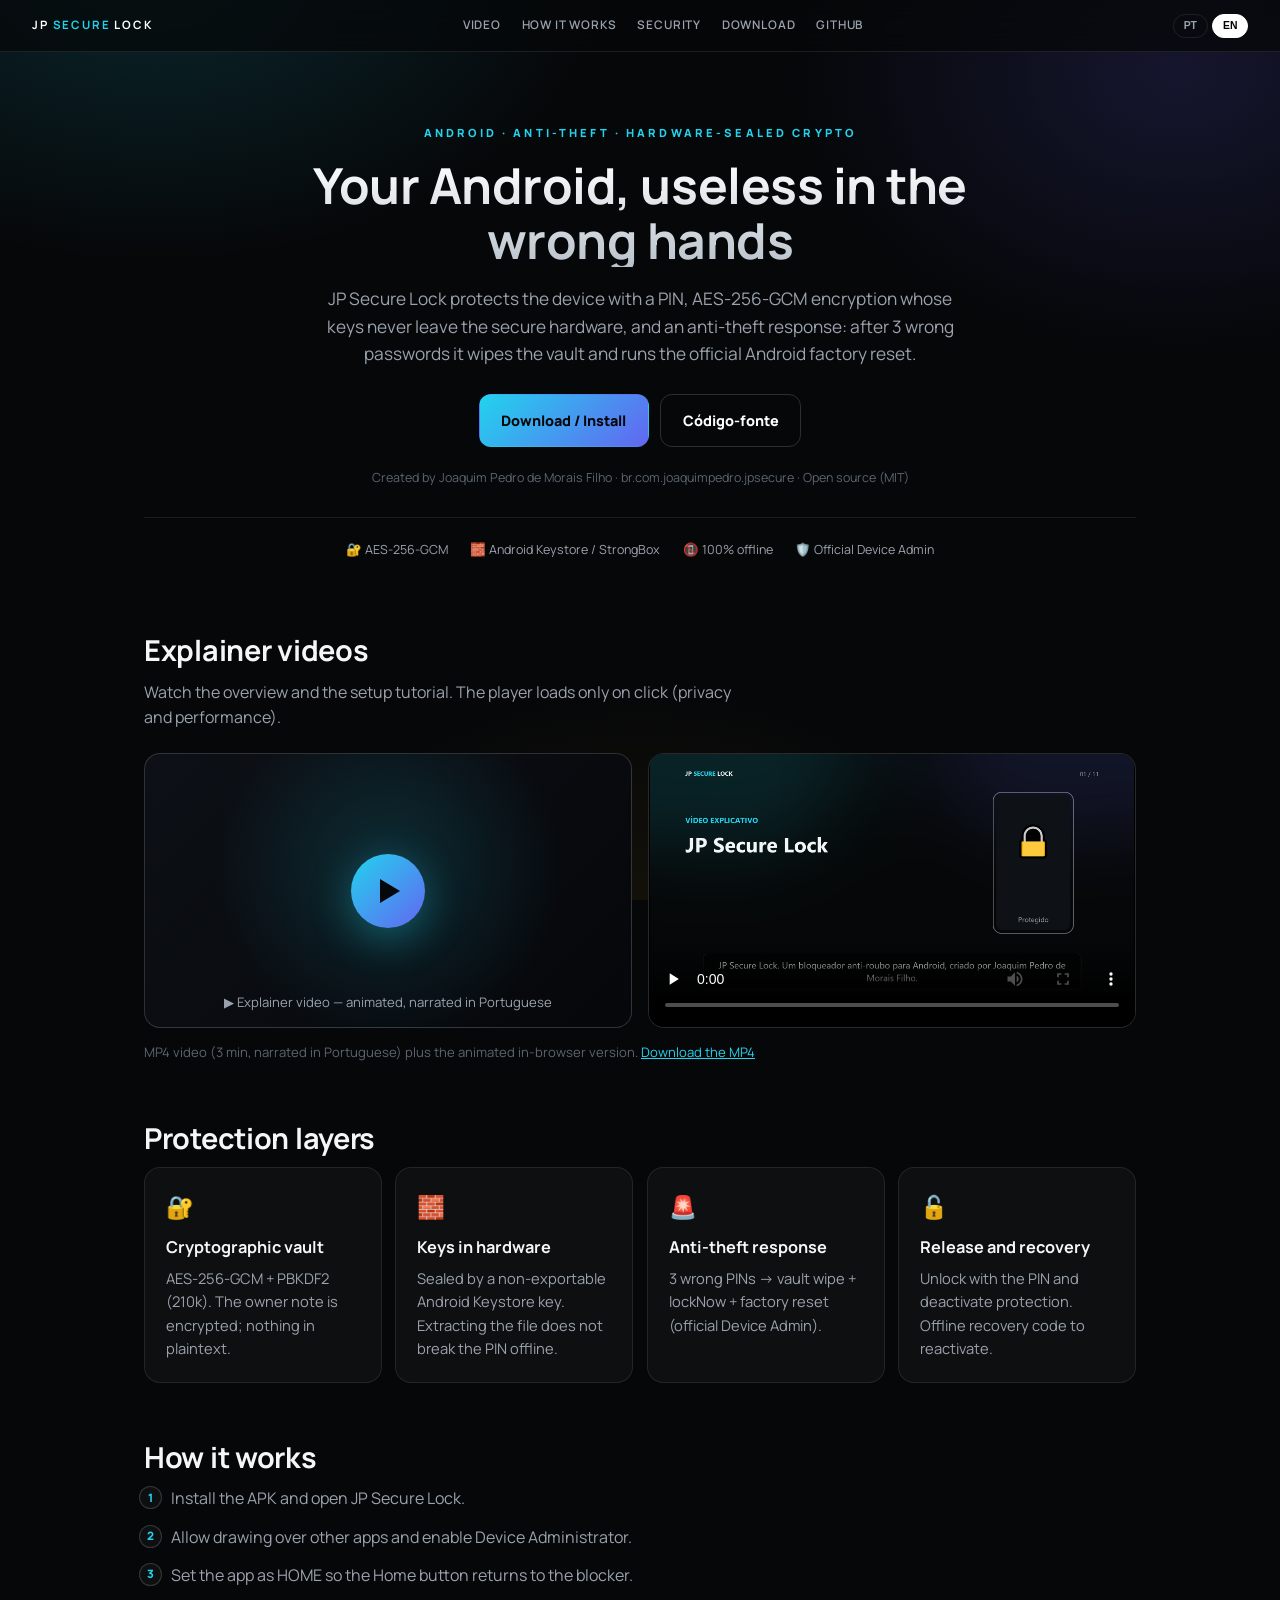
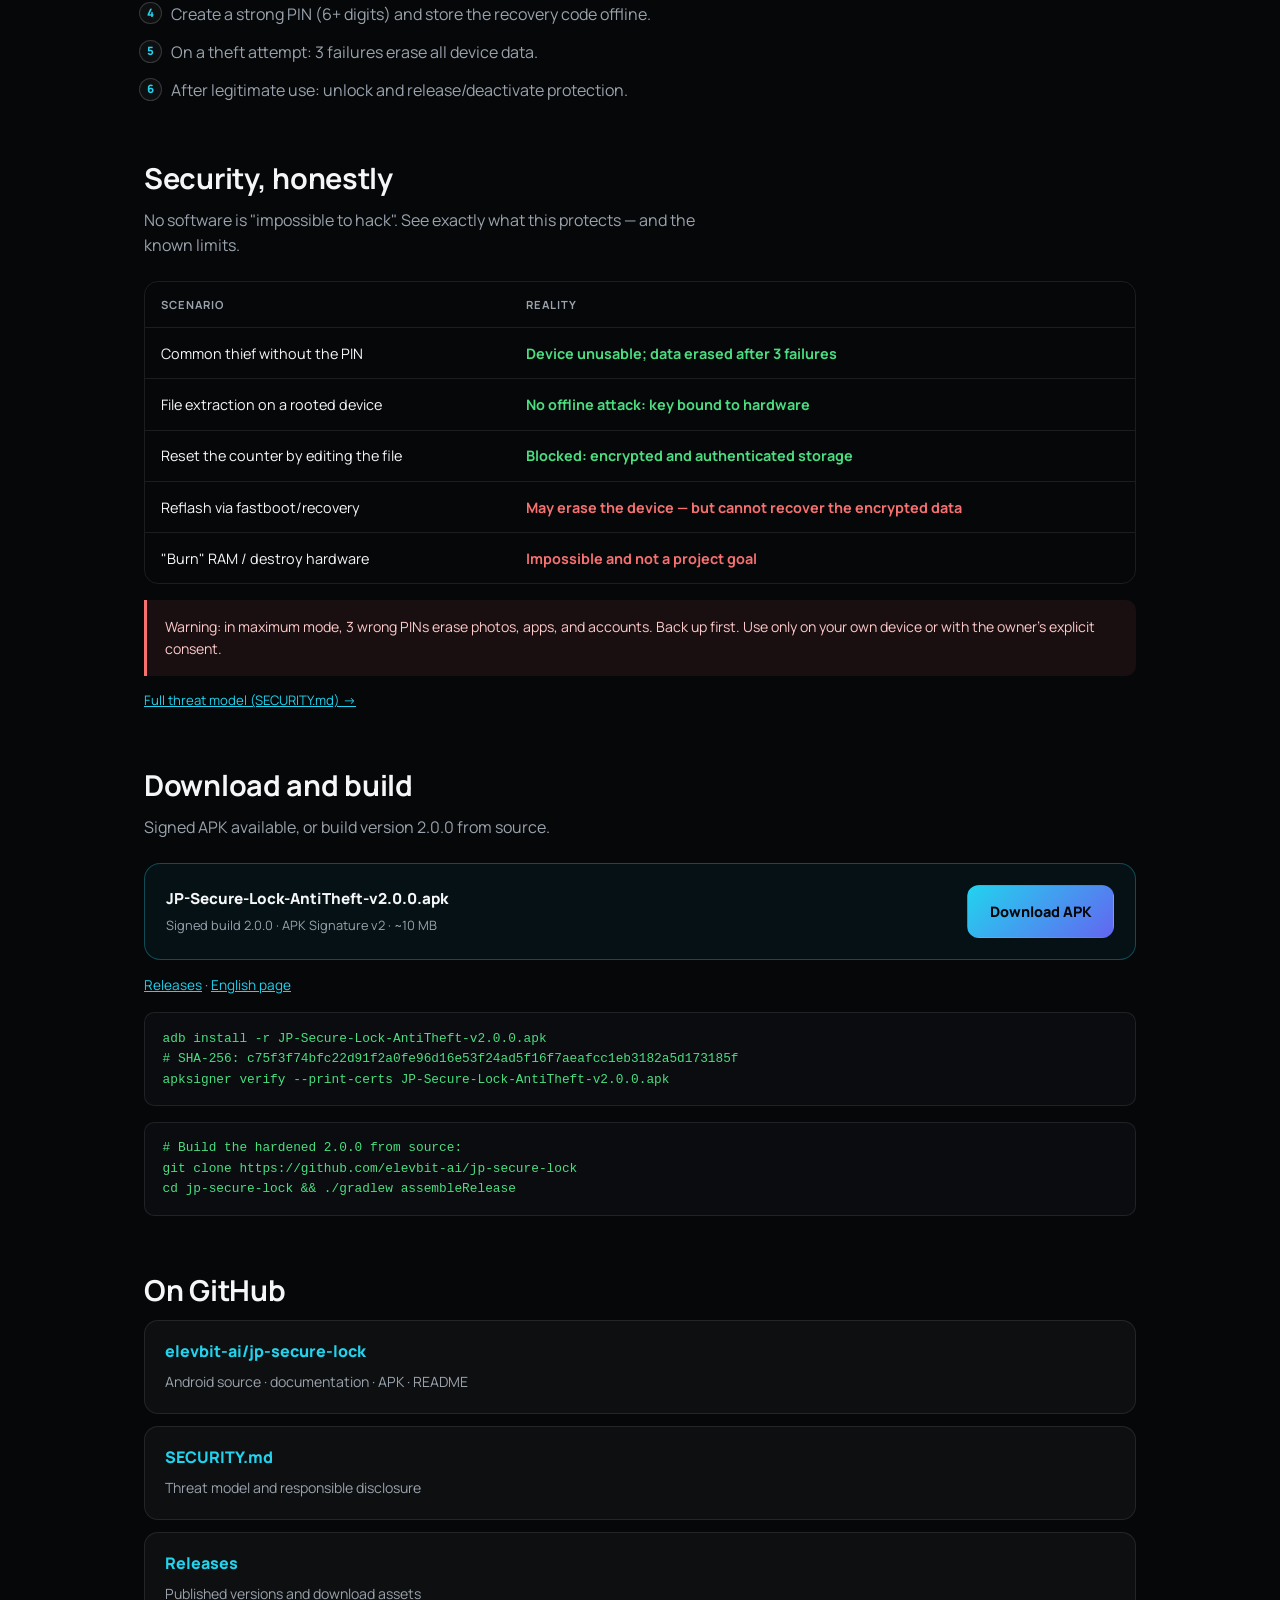
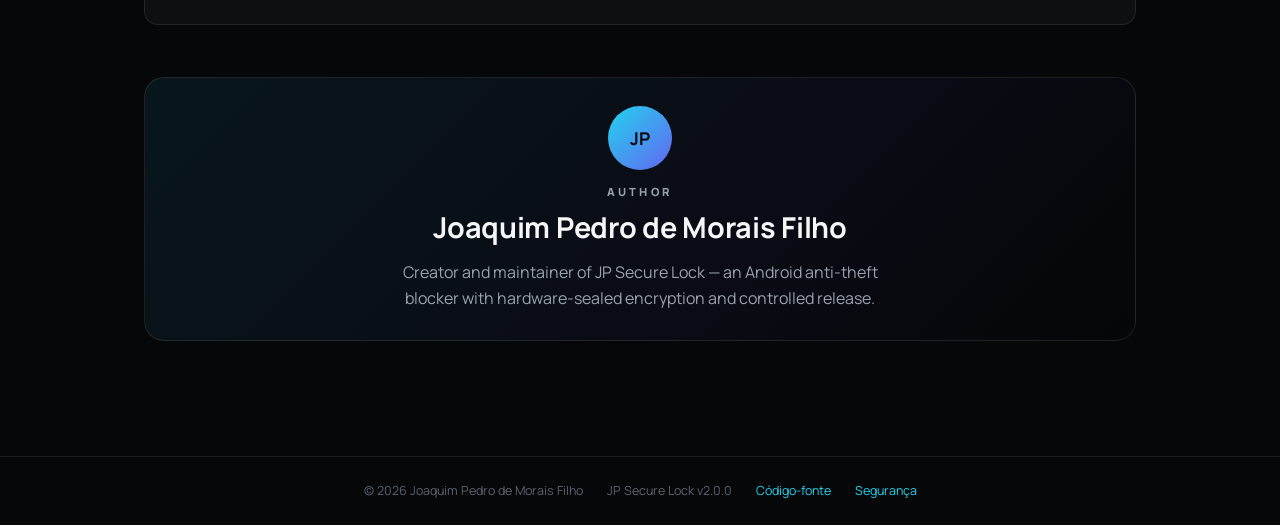
<file: index.html>
<!DOCTYPE html>
<html lang="pt-BR">
<head>
  <meta charset="UTF-8" />
  <meta name="viewport" content="width=device-width, initial-scale=1.0" />
  <meta name="description" content="JP Secure Lock — bloqueador anti-roubo Android com criptografia AES-256-GCM selada por hardware (Android Keystore) e factory reset após 3 PIN errados. Criado por Joaquim Pedro de Morais Filho." />
  <meta name="author" content="Joaquim Pedro de Morais Filho" />
  <meta name="theme-color" content="#060709" />
  <meta property="og:type" content="website" />
  <meta property="og:title" content="JP Secure Lock — Bloqueador Anti-Roubo Android" />
  <meta property="og:description" content="Criptografia AES-256-GCM selada por hardware · Device Admin · Wipe após 3 erros · Código aberto." />
  <meta property="og:url" content="https://elevbit-ai.github.io/jp-secure-lock/" />
  <title>JP Secure Lock | Bloqueador Anti-Roubo Android</title>
  <link rel="preconnect" href="https://fonts.googleapis.com" />
  <link rel="preconnect" href="https://fonts.gstatic.com" crossorigin />
  <link href="https://fonts.googleapis.com/css2?family=Manrope:wght@400;600;700;800&family=Syncopate:wght@700&display=swap" rel="stylesheet" />
  <link rel="stylesheet" href="styles.css" />
</head>
<body>
  <div class="mesh"></div>

  <header class="top">
    <a class="logo" href="#">JP <span>SECURE</span> LOCK</a>
    <nav>
      <a href="#video" data-i18n="nav_video">Vídeo</a>
      <a href="#como" data-i18n="nav_how">Como funciona</a>
      <a href="#seguranca" data-i18n="nav_sec">Segurança</a>
      <a href="#download" data-i18n="nav_dl">Download</a>
      <a href="https://github.com/elevbit-ai/jp-secure-lock" data-i18n="nav_gh">GitHub</a>
    </nav>
    <div class="lang">
      <button type="button" id="btn-pt" class="on" onclick="setLang('pt')">PT</button>
      <button type="button" id="btn-en" onclick="setLang('en')">EN</button>
    </div>
  </header>

  <main>
    <section class="hero">
      <p class="kicker" data-i18n="kicker">Android · Anti-Roubo · Cripto selada por hardware</p>
      <h1 data-i18n="hero_title">Seu Android, inutilizável nas mãos erradas</h1>
      <p class="lead" data-i18n="hero_lead">
        JP Secure Lock protege o aparelho com PIN, criptografia AES-256-GCM cujas chaves nunca
        saem do hardware seguro, e uma resposta anti-roubo: após 3 senhas erradas, apaga o cofre
        e executa o factory reset oficial do Android.
      </p>
      <div class="cta-row">
        <a class="btn primary" href="#download" data-i18n="cta_dl">Baixar / Instalar</a>
        <a class="btn ghost" href="https://github.com/elevbit-ai/jp-secure-lock" target="_blank" rel="noopener">Código-fonte</a>
      </div>
      <p class="meta" data-i18n="hero_meta">
        Criado por Joaquim Pedro de Morais Filho · br.com.joaquimpedro.jpsecure · Código aberto (MIT)
      </p>
      <div class="trust">
        <span data-i18n="t1">🔐 <b>AES-256-GCM</b></span>
        <span data-i18n="t2">🧱 <b>Android Keystore / StrongBox</b></span>
        <span data-i18n="t3">📵 <b>100% offline</b></span>
        <span data-i18n="t4">🛡️ <b>Device Admin oficial</b></span>
      </div>
    </section>

    <section id="video" class="block">
      <h2 data-i18n="video_title">Vídeos explicativos</h2>
      <p class="sub" data-i18n="video_sub">Assista à visão geral e ao tutorial de configuração. O player só carrega ao clicar (privacidade e performance).</p>
      <div class="video-grid">
        <div>
          <a class="video-embed" href="video.html" aria-label="Abrir o vídeo explicativo animado com narração">
            <div class="play" aria-hidden="true"></div>
            <div class="vlabel" data-i18n="video_1">▶ Vídeo explicativo — animado, com narração em português</div>
          </a>
        </div>
        <div>
          <video class="v-native" controls preload="none" poster="downloads/video-poster.jpg" aria-label="Vídeo explicativo em MP4">
            <source src="downloads/JP-Secure-Lock-Explicativo.mp4" type="video/mp4" />
          </video>
        </div>
      </div>
      <p class="video-note"><span data-i18n="video_note">Vídeo em MP4 (3 min, narrado em português) e a versão animada no navegador.</span> <a href="downloads/JP-Secure-Lock-Explicativo.mp4" download data-i18n="video_dl">Baixar o MP4</a></p>
    </section>

    <section class="block">
      <h2 data-i18n="feat_title">Camadas de proteção</h2>
      <div class="cards">
        <article class="card">
          <div class="ico">🔐</div>
          <h3 data-i18n="c1_t">Cofre criptográfico</h3>
          <p data-i18n="c1_b">AES-256-GCM + PBKDF2 (210k). A nota do dono é cifrada; nada em texto puro.</p>
        </article>
        <article class="card">
          <div class="ico">🧱</div>
          <h3 data-i18n="c2_t">Chaves no hardware</h3>
          <p data-i18n="c2_b">Selo por chave não exportável do Android Keystore. Extrair o arquivo não quebra o PIN offline.</p>
        </article>
        <article class="card">
          <div class="ico">🚨</div>
          <h3 data-i18n="c3_t">Resposta anti-roubo</h3>
          <p data-i18n="c3_b">3 PIN errados → wipe do cofre + lockNow + factory reset (Device Admin oficial).</p>
        </article>
        <article class="card">
          <div class="ico">🔓</div>
          <h3 data-i18n="c4_t">Liberação e recuperação</h3>
          <p data-i18n="c4_b">Libere com o PIN e desative a proteção. Código de recuperação offline para reativar.</p>
        </article>
      </div>
    </section>

    <section id="como" class="block">
      <h2 data-i18n="how_title">Como funciona</h2>
      <ol class="steps">
        <li data-i18n="s1"><strong>Instale</strong> o APK e abra o JP Secure Lock.</li>
        <li data-i18n="s2"><strong>Permita exibir sobre outros apps</strong> e ative o <strong>Administrador do dispositivo</strong>.</li>
        <li data-i18n="s3"><strong>Defina o app como HOME</strong> para o botão Início voltar ao bloqueador.</li>
        <li data-i18n="s4"><strong>Crie um PIN forte</strong> (6+ dígitos) e guarde o <strong>código de recuperação</strong> offline.</li>
        <li data-i18n="s5">Em tentativa de roubo: <strong>3 erros apagam todos os dados</strong> do aparelho.</li>
        <li data-i18n="s6">Após uso legítimo: desbloqueie e <strong>libere/desative</strong> a proteção.</li>
      </ol>
    </section>

    <section id="seguranca" class="block">
      <h2 data-i18n="sec_title">Segurança, com honestidade</h2>
      <p class="sub" data-i18n="sec_sub">Nenhum software é "impossível de hackear". Veja exatamente o que este protege — e os limites conhecidos.</p>
      <div class="table-wrap">
        <table>
          <thead>
            <tr><th data-i18n="th_item">Cenário</th><th data-i18n="th_real">Realidade</th></tr>
          </thead>
          <tbody>
            <tr><td data-i18n="r1a">Ladrão comum sem o PIN</td><td><span class="yes" data-i18n="r1b">Aparelho inutilizável; dados apagados após 3 erros</span></td></tr>
            <tr><td data-i18n="r2a">Extração do arquivo em aparelho com root</td><td><span class="yes" data-i18n="r2b">Sem ataque offline: chave presa ao hardware</span></td></tr>
            <tr><td data-i18n="r3a">Zerar o contador editando o arquivo</td><td><span class="yes" data-i18n="r3b">Bloqueado: armazenamento cifrado e autenticado</span></td></tr>
            <tr><td data-i18n="r4a">Reflash por fastboot/recovery</td><td><span class="no" data-i18n="r4b">Pode apagar o aparelho — mas não recupera os dados cifrados</span></td></tr>
            <tr><td data-i18n="r5a">"Queimar" RAM / destruir hardware</td><td><span class="no" data-i18n="r5b">Impossível e não é objetivo do projeto</span></td></tr>
          </tbody>
        </table>
      </div>
      <p class="warn" data-i18n="warn">Atenção: no modo máximo, 3 PIN errados apagam fotos, apps e contas. Faça backup. Use apenas no seu aparelho ou com consentimento explícito do dono.</p>
      <p class="video-note"><a href="https://github.com/elevbit-ai/jp-secure-lock/blob/main/SECURITY.md" data-i18n="sec_more">Modelo de ameaças completo (SECURITY.md) →</a></p>
    </section>

    <section id="download" class="block">
      <h2 data-i18n="dl_title">Download e build</h2>
      <p class="sub" data-i18n="dl_lead">APK assinado disponível, ou compile a versão 2.0.0 a partir do código.</p>
      <div class="dl-box">
        <div>
          <div class="file-name">JP-Secure-Lock-AntiTheft-v2.0.0.apk</div>
          <div class="file-sub" data-i18n="dl_sub">Build assinada 2.0.0 · APK Signature v2 · ~10 MB</div>
        </div>
        <a class="btn primary" href="downloads/JP-Secure-Lock-AntiTheft-v2.0.0.apk" download data-i18n="cta_dl2">Baixar APK</a>
      </div>
      <p class="alt-dl">
        <a href="https://github.com/elevbit-ai/jp-secure-lock/releases" data-i18n="dl_rel">Releases</a> ·
        <a href="en/index.html">English page</a>
      </p>
      <pre class="code" data-i18n="dl_code">adb install -r JP-Secure-Lock-AntiTheft-v2.0.0.apk
# SHA-256: c75f3f74bfc22d91f2a0fe96d16e53f24ad5f16f7aeafcc1eb3182a5d173185f
apksigner verify --print-certs JP-Secure-Lock-AntiTheft-v2.0.0.apk</pre>
      <pre class="code" data-i18n="dl_build"># Compilar a versão 2.0.0 (endurecida) do código:
git clone https://github.com/elevbit-ai/jp-secure-lock
cd jp-secure-lock && ./gradlew assembleRelease</pre>
    </section>

    <section class="block">
      <h2 data-i18n="gh_title">No GitHub</h2>
      <div class="repo-grid">
        <a class="repo" href="https://github.com/elevbit-ai/jp-secure-lock" target="_blank" rel="noopener">
          <span class="repo-name">elevbit-ai/jp-secure-lock</span>
          <span class="repo-desc" data-i18n="repo1">Código-fonte Android · documentação · APK · README</span>
        </a>
        <a class="repo" href="https://github.com/elevbit-ai/jp-secure-lock/blob/main/SECURITY.md" target="_blank" rel="noopener">
          <span class="repo-name">SECURITY.md</span>
          <span class="repo-desc" data-i18n="repo2">Modelo de ameaças e divulgação responsável</span>
        </a>
        <a class="repo" href="https://github.com/elevbit-ai/jp-secure-lock/releases" target="_blank" rel="noopener">
          <span class="repo-name">Releases</span>
          <span class="repo-desc" data-i18n="repo3">Versões publicadas e assets de download</span>
        </a>
      </div>
    </section>

    <section class="author block">
      <div class="avatar" aria-hidden="true">JP</div>
      <p class="kicker" data-i18n="author_k">Autor</p>
      <h2>Joaquim Pedro de Morais Filho</h2>
      <p data-i18n="author_b">Criador e mantenedor do JP Secure Lock — bloqueador anti-roubo para Android com criptografia selada por hardware e liberação controlada.</p>
    </section>
  </main>

  <footer>
    <span>© 2026 Joaquim Pedro de Morais Filho</span>
    <span>JP Secure Lock v2.0.0</span>
    <a href="https://github.com/elevbit-ai/jp-secure-lock">Código-fonte</a>
    <a href="https://github.com/elevbit-ai/jp-secure-lock/blob/main/SECURITY.md">Segurança</a>
  </footer>

  <script src="i18n.js"></script>
</body>
</html>
</file>
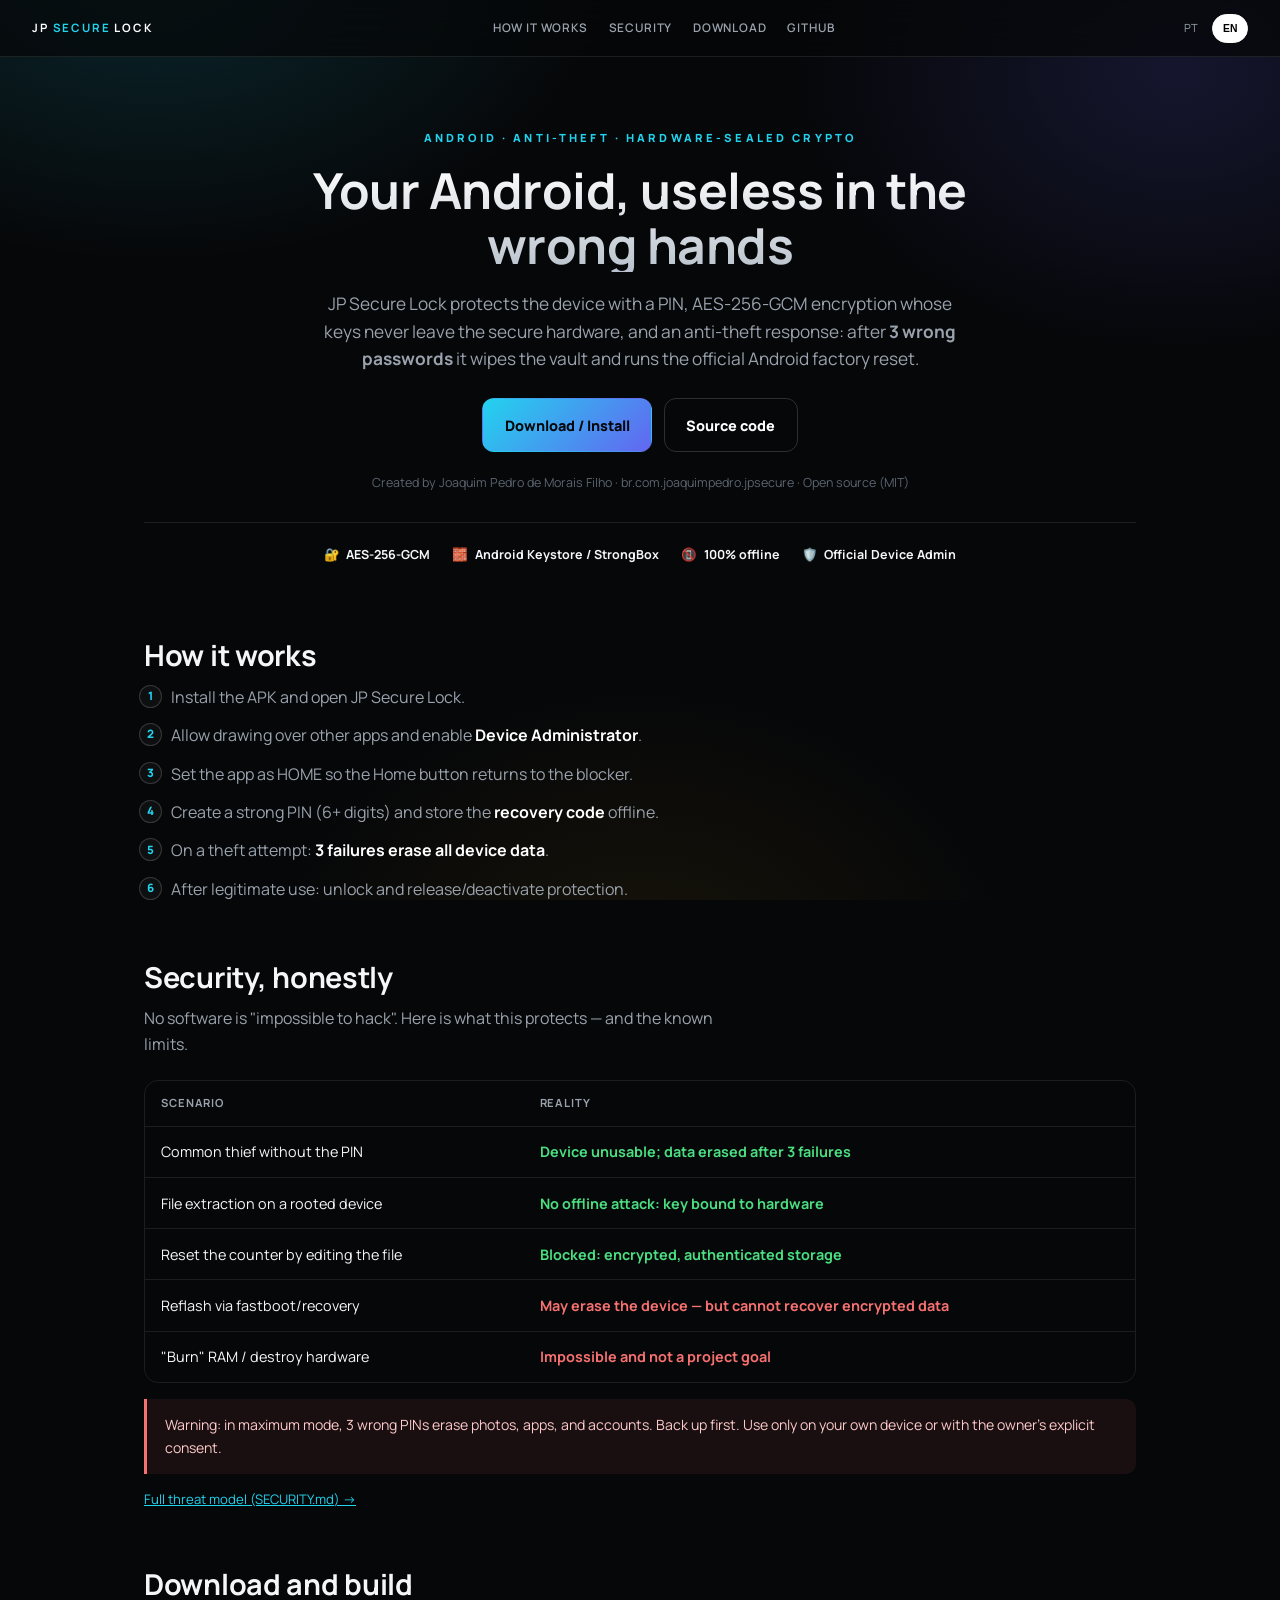
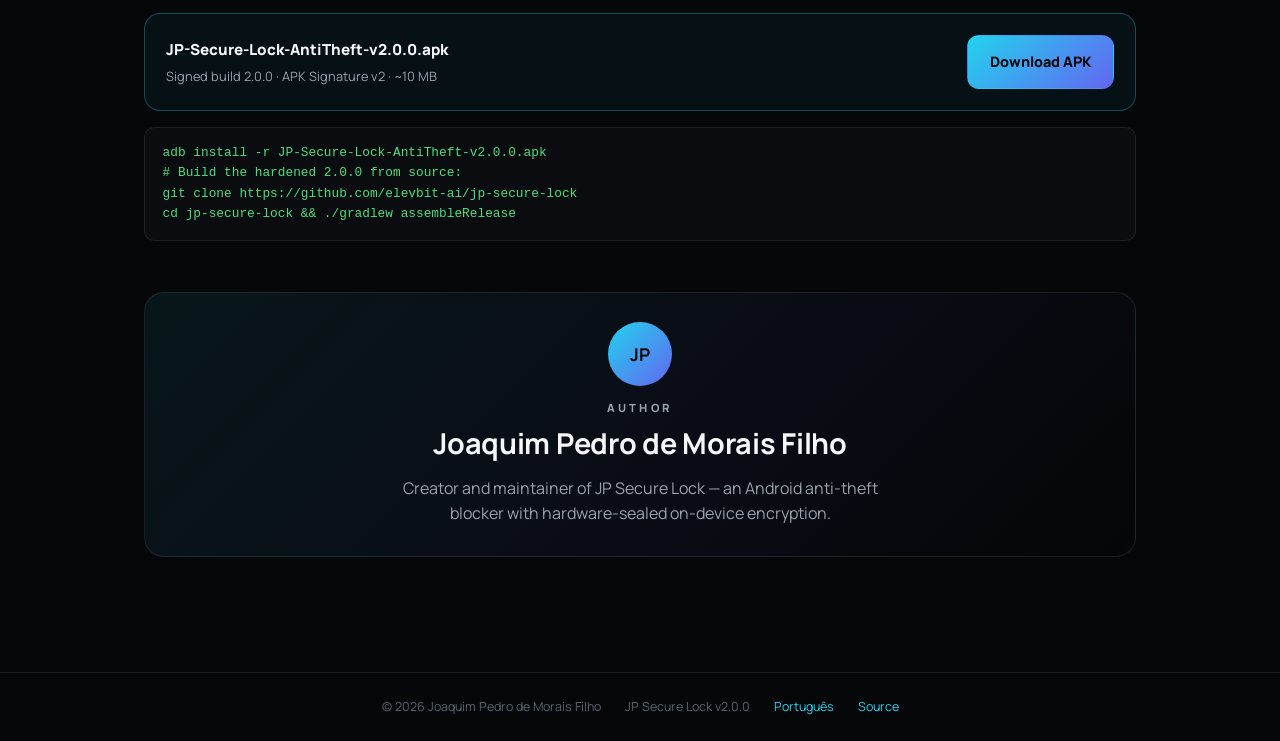
<file: en/index.html>
<!DOCTYPE html>
<html lang="en">
<head>
  <meta charset="UTF-8" />
  <meta name="viewport" content="width=device-width, initial-scale=1.0" />
  <meta name="description" content="JP Secure Lock — Android anti-theft blocker with hardware-sealed AES-256-GCM encryption. By Joaquim Pedro de Morais Filho." />
  <meta name="author" content="Joaquim Pedro de Morais Filho" />
  <meta name="theme-color" content="#060709" />
  <title>JP Secure Lock | Android Anti-Theft Blocker</title>
  <link rel="preconnect" href="https://fonts.googleapis.com" />
  <link rel="preconnect" href="https://fonts.gstatic.com" crossorigin />
  <link href="https://fonts.googleapis.com/css2?family=Manrope:wght@400;600;700;800&family=Syncopate:wght@700&display=swap" rel="stylesheet" />
  <link rel="stylesheet" href="../styles.css" />
</head>
<body>
  <div class="mesh"></div>
  <header class="top">
    <a class="logo" href="../index.html">JP <span>SECURE</span> LOCK</a>
    <nav>
      <a href="#how">How it works</a>
      <a href="#security">Security</a>
      <a href="#download">Download</a>
      <a href="https://github.com/elevbit-ai/jp-secure-lock">GitHub</a>
    </nav>
    <div class="lang">
      <a href="../index.html" style="color:var(--muted);font-size:.7rem;text-decoration:none;padding:.35rem .6rem">PT</a>
      <button type="button" class="on">EN</button>
    </div>
  </header>
  <main>
    <section class="hero">
      <p class="kicker">Android · Anti-Theft · Hardware-sealed crypto</p>
      <h1>Your Android, useless in the wrong hands</h1>
      <p class="lead">
        JP Secure Lock protects the device with a PIN, AES-256-GCM encryption whose keys never
        leave the secure hardware, and an anti-theft response: after <strong>3 wrong passwords</strong>
        it wipes the vault and runs the official Android factory reset.
      </p>
      <div class="cta-row">
        <a class="btn primary" href="#download">Download / Install</a>
        <a class="btn ghost" href="https://github.com/elevbit-ai/jp-secure-lock" target="_blank" rel="noopener">Source code</a>
      </div>
      <p class="meta">Created by Joaquim Pedro de Morais Filho · br.com.joaquimpedro.jpsecure · Open source (MIT)</p>
      <div class="trust">
        <span>🔐 <b>AES-256-GCM</b></span>
        <span>🧱 <b>Android Keystore / StrongBox</b></span>
        <span>📵 <b>100% offline</b></span>
        <span>🛡️ <b>Official Device Admin</b></span>
      </div>
    </section>

    <section id="how" class="block">
      <h2>How it works</h2>
      <ol class="steps">
        <li>Install the APK and open JP Secure Lock.</li>
        <li>Allow drawing over other apps and enable <strong>Device Administrator</strong>.</li>
        <li>Set the app as HOME so the Home button returns to the blocker.</li>
        <li>Create a strong PIN (6+ digits) and store the <strong>recovery code</strong> offline.</li>
        <li>On a theft attempt: <strong>3 failures erase all device data</strong>.</li>
        <li>After legitimate use: unlock and release/deactivate protection.</li>
      </ol>
    </section>

    <section id="security" class="block">
      <h2>Security, honestly</h2>
      <p class="sub">No software is "impossible to hack". Here is what this protects — and the known limits.</p>
      <div class="table-wrap">
        <table>
          <thead><tr><th>Scenario</th><th>Reality</th></tr></thead>
          <tbody>
            <tr><td>Common thief without the PIN</td><td><span class="yes">Device unusable; data erased after 3 failures</span></td></tr>
            <tr><td>File extraction on a rooted device</td><td><span class="yes">No offline attack: key bound to hardware</span></td></tr>
            <tr><td>Reset the counter by editing the file</td><td><span class="yes">Blocked: encrypted, authenticated storage</span></td></tr>
            <tr><td>Reflash via fastboot/recovery</td><td><span class="no">May erase the device — but cannot recover encrypted data</span></td></tr>
            <tr><td>"Burn" RAM / destroy hardware</td><td><span class="no">Impossible and not a project goal</span></td></tr>
          </tbody>
        </table>
      </div>
      <p class="warn">Warning: in maximum mode, 3 wrong PINs erase photos, apps, and accounts. Back up first. Use only on your own device or with the owner’s explicit consent.</p>
      <p class="video-note"><a href="https://github.com/elevbit-ai/jp-secure-lock/blob/main/SECURITY.md">Full threat model (SECURITY.md) →</a></p>
    </section>

    <section id="download" class="block">
      <h2>Download and build</h2>
      <div class="dl-box">
        <div>
          <div class="file-name">JP-Secure-Lock-AntiTheft-v2.0.0.apk</div>
          <div class="file-sub">Signed build 2.0.0 · APK Signature v2 · ~10 MB</div>
        </div>
        <a class="btn primary" href="../downloads/JP-Secure-Lock-AntiTheft-v2.0.0.apk" download>Download APK</a>
      </div>
      <pre class="code">adb install -r JP-Secure-Lock-AntiTheft-v2.0.0.apk
# Build the hardened 2.0.0 from source:
git clone https://github.com/elevbit-ai/jp-secure-lock
cd jp-secure-lock && ./gradlew assembleRelease</pre>
    </section>

    <section class="author block">
      <div class="avatar" aria-hidden="true">JP</div>
      <p class="kicker">Author</p>
      <h2>Joaquim Pedro de Morais Filho</h2>
      <p>Creator and maintainer of JP Secure Lock — an Android anti-theft blocker with hardware-sealed on-device encryption.</p>
    </section>
  </main>
  <footer>
    <span>© 2026 Joaquim Pedro de Morais Filho</span>
    <span>JP Secure Lock v2.0.0</span>
    <a href="../index.html">Português</a>
    <a href="https://github.com/elevbit-ai/jp-secure-lock">Source</a>
  </footer>
</body>
</html>
</file>
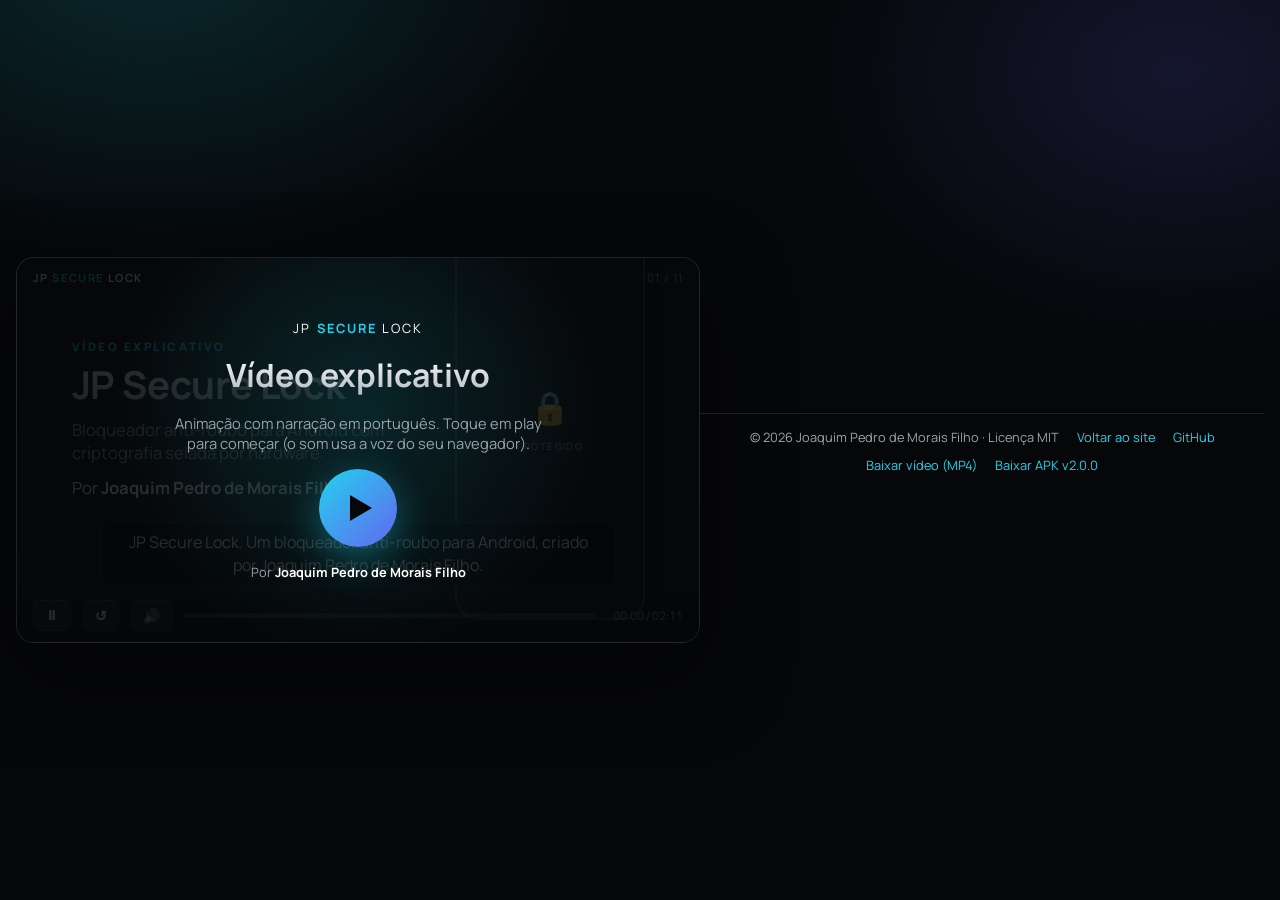
<file: video.html>
<!DOCTYPE html>
<html lang="pt-BR">
<head>
<meta charset="UTF-8" />
<meta name="viewport" content="width=device-width, initial-scale=1.0" />
<meta name="description" content="Vídeo explicativo do JP Secure Lock — bloqueador anti-roubo Android. Criado por Joaquim Pedro de Morais Filho." />
<meta name="author" content="Joaquim Pedro de Morais Filho" />
<meta name="theme-color" content="#060709" />
<title>JP Secure Lock — Vídeo explicativo</title>
<link rel="preconnect" href="https://fonts.googleapis.com" />
<link rel="preconnect" href="https://fonts.gstatic.com" crossorigin />
<link href="https://fonts.googleapis.com/css2?family=Manrope:wght@400;600;700;800&family=Syncopate:wght@700&display=swap" rel="stylesheet" />
<style>
  :root{
    --bg:#060709; --panel:#0c0e12; --border:rgba(255,255,255,.1); --text:#f4f6f8;
    --muted:#9aa3ad; --brand:#22d3ee; --brand2:#6366f1; --gold:#eab308;
    --danger:#f87171; --ok:#4ade80;
    --font:'Manrope',system-ui,-apple-system,Segoe UI,Roboto,sans-serif;
    --display:'Syncopate',var(--font);
  }
  *{box-sizing:border-box;margin:0;padding:0}
  html,body{height:100%}
  body{
    font-family:var(--font); background:var(--bg); color:var(--text);
    display:flex; align-items:center; justify-content:center; padding:16px; min-height:100vh;
  }
  .mesh{position:fixed;inset:0;z-index:-1;pointer-events:none;background:
    radial-gradient(60vw 40vw at 12% -5%,rgba(34,211,238,.16),transparent 60%),
    radial-gradient(55vw 40vw at 92% 8%,rgba(99,102,241,.16),transparent 55%),var(--bg);}

  .player{width:min(920px,100%);border:1px solid var(--border);border-radius:18px;overflow:hidden;
    background:linear-gradient(180deg,#0b0d11,#070809);box-shadow:0 30px 80px rgba(0,0,0,.5)}
  .stage{position:relative;aspect-ratio:16/9;overflow:hidden;background:
    radial-gradient(circle at 50% 30%,rgba(34,211,238,.10),transparent 60%),#070809}

  /* progress + top bar */
  .topbar{position:absolute;top:0;left:0;right:0;z-index:6;display:flex;align-items:center;gap:10px;
    padding:12px 16px;font-size:.72rem;color:var(--muted);letter-spacing:.12em;text-transform:uppercase}
  .topbar .brand{font-family:var(--display);color:#fff;font-weight:700;font-size:.7rem}
  .topbar .brand b{color:var(--brand)}
  .topbar .sceneno{margin-left:auto}

  /* scenes */
  .scene{position:absolute;inset:0;display:flex;align-items:center;justify-content:center;gap:5%;
    padding:7% 8% 16%;opacity:0;transform:translateY(14px) scale(.99);
    transition:opacity .6s ease,transform .6s ease;pointer-events:none}
  .scene.active{opacity:1;transform:none}
  .left{flex:1;min-width:0}
  .kick{color:var(--brand);font-size:.72rem;font-weight:800;letter-spacing:.22em;text-transform:uppercase;margin-bottom:10px}
  .scene h1{font-size:clamp(1.3rem,3.6vw,2.4rem);line-height:1.1;letter-spacing:-.01em;margin-bottom:12px;
    background:linear-gradient(180deg,#fff,#b9c2cc);-webkit-background-clip:text;background-clip:text;color:transparent}
  .scene p{color:var(--muted);font-size:clamp(.85rem,1.6vw,1.05rem);max-width:34ch}
  .scene .big{font-size:clamp(1.4rem,4vw,2.6rem);font-weight:800;color:#fff;margin:6px 0}

  /* phone mock */
  .phone{width:clamp(120px,17vw,190px);aspect-ratio:9/19;border-radius:24px;border:2px solid rgba(255,255,255,.18);
    background:#0a0c11;position:relative;flex:0 0 auto;box-shadow:0 20px 50px rgba(0,0,0,.5);overflow:hidden}
  .phone::before{content:"";position:absolute;top:8px;left:50%;transform:translateX(-50%);width:34%;height:5px;border-radius:6px;background:rgba(255,255,255,.2)}
  .screen{position:absolute;inset:8px;border-radius:16px;overflow:hidden;background:linear-gradient(180deg,#0e1117,#0a0c11);
    display:flex;flex-direction:column;align-items:center;justify-content:center;gap:10px;text-align:center;padding:10px}
  .lock-ico{font-size:2rem}
  .dots{display:flex;gap:7px}
  .dots i{width:9px;height:9px;border-radius:50%;background:rgba(255,255,255,.18);transition:background .3s}
  .dots i.on{background:var(--brand)}
  .dots i.bad{background:var(--danger)}
  .scr-title{font-size:.62rem;letter-spacing:.14em;text-transform:uppercase;color:var(--muted)}
  .bars{width:80%;display:flex;flex-direction:column;gap:6px}
  .bars span{height:6px;border-radius:4px;background:linear-gradient(90deg,var(--danger),transparent);animation:sweep 1.2s linear infinite}
  @keyframes sweep{0%{opacity:.3}50%{opacity:1}100%{opacity:.3}}
  .shield{font-size:2rem}
  .keytag{font-size:.55rem;color:var(--ok);border:1px solid rgba(74,222,128,.4);border-radius:20px;padding:3px 8px}
  .layers{display:flex;flex-direction:column;gap:8px;width:90%}
  .layers div{border:1px solid var(--border);border-radius:10px;padding:8px;font-size:.58rem;color:var(--muted);background:rgba(255,255,255,.03)}
  .reccode{font-family:ui-monospace,Consolas,monospace;color:var(--gold);font-size:.7rem;letter-spacing:.06em;border:1px dashed rgba(234,179,8,.5);border-radius:8px;padding:6px 8px}
  .steps{list-style:none;display:flex;flex-direction:column;gap:7px;margin-top:6px}
  .steps li{color:var(--muted);font-size:clamp(.75rem,1.5vw,.95rem);display:flex;gap:8px;align-items:flex-start}
  .steps li b{color:var(--brand)}
  .links{display:flex;flex-direction:column;gap:8px;margin-top:6px}
  .links a{color:var(--text);text-decoration:none;font-size:clamp(.72rem,1.5vw,.92rem);border:1px solid var(--border);
    border-radius:10px;padding:8px 12px;display:flex;gap:8px;align-items:center;background:rgba(255,255,255,.03);word-break:break-all}
  .links a b{color:var(--brand)}
  .sha{color:var(--muted);font-size:.62rem;font-family:ui-monospace,Consolas,monospace;word-break:break-all;margin-top:6px}
  .warnrow{margin-top:12px;color:#fecaca;font-size:.8rem;border-left:3px solid var(--danger);padding-left:10px}

  /* caption bar */
  .cc{position:absolute;left:0;right:0;bottom:56px;z-index:6;display:flex;justify-content:center;padding:0 8%}
  .cc span{background:rgba(0,0,0,.55);backdrop-filter:blur(6px);border:1px solid var(--border);border-radius:10px;
    padding:8px 14px;font-size:clamp(.8rem,1.7vw,1rem);color:#fff;max-width:90%;text-align:center;line-height:1.45}

  /* controls */
  .controls{position:absolute;left:0;right:0;bottom:0;z-index:7;display:flex;align-items:center;gap:12px;
    padding:10px 16px;background:linear-gradient(0deg,rgba(0,0,0,.6),transparent)}
  .bar{flex:1;height:5px;border-radius:4px;background:rgba(255,255,255,.15);overflow:hidden}
  .bar i{display:block;height:100%;width:0;background:linear-gradient(90deg,var(--brand),var(--brand2));transition:width .25s linear}
  .cbtn{background:rgba(255,255,255,.08);border:1px solid var(--border);color:#fff;border-radius:8px;cursor:pointer;
    font-size:.85rem;padding:7px 11px;font-weight:700;transition:background .15s}
  .cbtn:hover{background:rgba(255,255,255,.16)}
  .tcode{color:var(--muted);font-size:.72rem;min-width:74px;text-align:right;font-variant-numeric:tabular-nums}

  /* big play overlay */
  .startcover{position:absolute;inset:0;z-index:9;display:flex;flex-direction:column;align-items:center;justify-content:center;gap:16px;
    background:radial-gradient(circle at 50% 40%,rgba(34,211,238,.14),transparent 60%),rgba(6,7,9,.86);text-align:center;padding:8%}
  .startcover.hidden{display:none}
  .startcover .plogo{font-family:var(--display);letter-spacing:.16em;color:#fff;font-size:.8rem}
  .startcover .plogo b{color:var(--brand)}
  .startcover h2{font-size:clamp(1.3rem,3.5vw,2rem);background:linear-gradient(180deg,#fff,#aeb7c1);-webkit-background-clip:text;background-clip:text;color:transparent}
  .startcover p{color:var(--muted);max-width:44ch;font-size:.92rem}
  .playbtn{width:78px;height:78px;border-radius:50%;border:0;cursor:pointer;
    background:linear-gradient(135deg,var(--brand),var(--brand2));display:grid;place-items:center;box-shadow:0 12px 40px rgba(34,211,238,.4)}
  .playbtn::after{content:"";border-style:solid;border-width:13px 0 13px 22px;border-color:transparent transparent transparent #05070a;margin-left:5px}
  .byline{color:var(--muted);font-size:.8rem}
  .byline b{color:#fff}

  .under{display:flex;flex-wrap:wrap;gap:10px 18px;justify-content:center;align-items:center;padding:14px 16px;color:var(--muted);font-size:.8rem;border-top:1px solid var(--border)}
  .under a{color:var(--brand);text-decoration:none}
  @media(max-width:620px){
    .phone{display:none}
    .scene{padding:12% 8% 20%}
    .cc{bottom:52px}
  }
  @media(prefers-reduced-motion:reduce){*{transition:none!important;animation:none!important}}
</style>
</head>
<body>
<div class="mesh"></div>

<div class="player">
  <div class="stage" id="stage">
    <div class="topbar">
      <span class="brand">JP <b>SECURE</b> LOCK</span>
      <span id="sceneno" class="sceneno">01 / 11</span>
    </div>

    <!-- SCENES -->
    <div class="scene" data-narr="JP Secure Lock. Um bloqueador anti-roubo para Android, criado por Joaquim Pedro de Morais Filho.">
      <div class="left">
        <div class="kick">Vídeo explicativo</div>
        <h1>JP Secure Lock</h1>
        <p>Bloqueador anti-roubo para Android com criptografia selada por hardware.</p>
        <p style="margin-top:12px;color:#fff">Por <b>Joaquim Pedro de Morais Filho</b></p>
      </div>
      <div class="phone"><div class="screen"><div class="lock-ico">🔒</div><div class="scr-title">Protegido</div></div></div>
    </div>

    <div class="scene" data-narr="O objetivo é simples: tornar o seu celular inútil nas mãos erradas. Sem o PIN correto, o aparelho não é usado — e, em caso de roubo, os seus dados são apagados.">
      <div class="left">
        <div class="kick">O objetivo</div>
        <h1>Seu Android, inútil nas mãos erradas</h1>
        <p>Sem o PIN correto, o aparelho não funciona. Em caso de roubo, os dados são apagados — protegendo a sua privacidade.</p>
      </div>
      <div class="phone"><div class="screen"><div class="lock-ico">🚫</div><div class="scr-title">Sem PIN, sem acesso</div></div></div>
    </div>

    <div class="scene" data-narr="A proteção tem três camadas independentes que trabalham juntas.">
      <div class="left">
        <div class="kick">Como funciona</div>
        <h1>Três camadas de proteção</h1>
        <p>Cada camada funciona sozinha — juntas, elevam muito a barreira contra roubo de dados.</p>
      </div>
      <div class="phone"><div class="screen"><div class="layers"><div>1 · Cofre criptográfico</div><div>2 · Camada de bloqueio</div><div>3 · Resposta anti-roubo</div></div></div></div>
    </div>

    <div class="scene" data-narr="Primeira camada: um cofre com criptografia AES de 256 bits. A chave nasce do seu PIN e é selada pelo hardware seguro do aparelho, o Android Keystore. Assim, nem extraindo o arquivo é possível quebrar o PIN fora do celular.">
      <div class="left">
        <div class="kick">Camada 1</div>
        <h1>Cofre criptográfico</h1>
        <p>AES-256-GCM + PBKDF2. A chave vem do seu PIN e é selada pelo <b>Android Keystore / StrongBox</b>. Extrair o arquivo não permite ataque offline.</p>
      </div>
      <div class="phone"><div class="screen"><div class="shield">🛡️</div><div class="keytag">🔑 chave no hardware</div><div class="scr-title">AES-256-GCM</div></div></div>
    </div>

    <div class="scene" data-narr="Segunda camada: o bloqueio. Uma tela por cima de tudo, o app como tela inicial e o modo quiosque. Botão Início, Voltar e Recentes não liberam nada — só o PIN.">
      <div class="left">
        <div class="kick">Camada 2</div>
        <h1>Camada de bloqueio</h1>
        <p>Overlay em tela cheia + app como HOME + modo kiosk + watchdog. Início, Voltar e Recentes não liberam nada.</p>
      </div>
      <div class="phone"><div class="screen"><div class="lock-ico">🔐</div><div class="scr-title">Aparelho bloqueado</div><div class="dots"><i class="on"></i><i class="on"></i><i></i><i></i></div></div></div>
    </div>

    <div class="scene" data-narr="Terceira camada: a resposta anti-roubo. Três PINs errados e o cofre é destruído. Com o administrador do dispositivo ativo, o Android faz o factory reset oficial. O ladrão fica com um aparelho zerado.">
      <div class="left">
        <div class="kick">Camada 3</div>
        <h1>Resposta anti-roubo</h1>
        <p>3 PINs errados → apagamento do cofre + <b>factory reset</b> oficial (Device Admin). O ladrão fica com um aparelho zerado.</p>
      </div>
      <div class="phone"><div class="screen"><div class="dots"><i class="bad"></i><i class="bad"></i><i class="bad"></i></div><div class="scr-title" style="color:var(--danger)">Protocolo anti-roubo</div><div class="bars"><span></span><span></span><span></span></div></div></div>
    </div>

    <div class="scene" data-narr="Sendo honesto: nenhum software é impossível de hackear. O que este projeto faz é elevar a barreira ao nível dos aplicativos de segurança sérios e documentar com clareza o que protege e os seus limites.">
      <div class="left">
        <div class="kick">Transparência</div>
        <h1>Segurança, com honestidade</h1>
        <p>Nenhum software é 100% inviolável. Este projeto eleva a barreira ao nível de apps sérios e documenta o que protege — e os limites — no <b>SECURITY.md</b>.</p>
      </div>
      <div class="phone"><div class="screen"><div class="lock-ico">⚖️</div><div class="scr-title">Modelo de ameaças aberto</div></div></div>
    </div>

    <div class="scene" data-narr="Na ativação, você recebe um código de recuperação. Guarde-o offline: com ele, é possível reativar a proteção se o cofre for apagado.">
      <div class="left">
        <div class="kick">Recuperação</div>
        <h1>Você no controle</h1>
        <p>Na ativação é gerado um código de recuperação. Guarde-o offline para reativar a proteção quando precisar.</p>
      </div>
      <div class="phone"><div class="screen"><div class="scr-title">Código de recuperação</div><div class="reccode">XXXX-XXXX-XXXX</div><div class="scr-title" style="color:var(--gold)">Guarde offline</div></div></div>
    </div>

    <div class="scene" data-narr="Para instalar: baixe o APK assinado, permita exibir sobre outros apps, ative o administrador do dispositivo, defina o app como tela inicial e crie um PIN forte de seis dígitos.">
      <div class="left">
        <div class="kick">Passo a passo</div>
        <h1>Como instalar</h1>
        <ol class="steps">
          <li><b>1.</b> Instale o APK assinado.</li>
          <li><b>2.</b> Permita exibir sobre outros apps.</li>
          <li><b>3.</b> Ative o Administrador do dispositivo.</li>
          <li><b>4.</b> Defina o app como tela inicial (HOME).</li>
          <li><b>5.</b> Crie um PIN forte (6+ dígitos).</li>
        </ol>
      </div>
      <div class="phone"><div class="screen"><div class="dots"><i class="on"></i><i class="on"></i><i class="on"></i><i class="on"></i><i class="on"></i><i class="on"></i></div><div class="scr-title">PIN de 6 dígitos</div></div></div>
    </div>

    <div class="scene" data-narr="Tudo está aberto no GitHub. Baixe a versão 2 ponto 0, assinada, no site do projeto. Os links estão na tela.">
      <div class="left">
        <div class="kick">Baixe e explore</div>
        <h1>Tudo aberto e acessível</h1>
        <div class="links">
          <a href="index.html">🌐 Site: <b>elevbit-ai.github.io/jp-secure-lock</b></a>
          <a href="https://github.com/elevbit-ai/jp-secure-lock" target="_blank" rel="noopener">💻 Código: <b>github.com/elevbit-ai/jp-secure-lock</b></a>
          <a href="https://github.com/elevbit-ai/jp-secure-lock/blob/main/SECURITY.md" target="_blank" rel="noopener">🛡️ Segurança: <b>SECURITY.md</b></a>
          <a href="downloads/JP-Secure-Lock-AntiTheft-v2.0.0.apk" download>📦 Baixar <b>APK v2.0.0 assinado</b></a>
        </div>
        <div class="sha">SHA-256: c75f3f74bfc22d91f2a0fe96d16e53f24ad5f16f7aeafcc1eb3182a5d173185f</div>
      </div>
      <div class="phone"><div class="screen"><div class="lock-ico">📦</div><div class="scr-title">v2.0.0 · assinado</div></div></div>
    </div>

    <div class="scene" data-narr="JP Secure Lock. Desenvolvido por Joaquim Pedro de Morais Filho. Código aberto, licença MIT.">
      <div class="left" style="text-align:center;flex:1">
        <div class="kick" style="text-align:center">Desenvolvido por</div>
        <div class="big">Joaquim Pedro de Morais Filho</div>
        <p style="margin:0 auto">JP Secure Lock · Código aberto · Licença MIT · 2026</p>
      </div>
    </div>

    <!-- captions + controls -->
    <div class="cc"><span id="cc"></span></div>
    <div class="controls">
      <button class="cbtn" id="btnPlay" aria-label="Reproduzir/Pausar">⏸</button>
      <button class="cbtn" id="btnRestart" aria-label="Recomeçar">↺</button>
      <button class="cbtn" id="btnMute" aria-label="Ativar/desativar narração">🔊</button>
      <div class="bar"><i id="prog"></i></div>
      <span class="tcode" id="tcode">00:00</span>
    </div>

    <!-- start cover -->
    <div class="startcover" id="cover">
      <div class="plogo">JP <b>SECURE</b> LOCK</div>
      <h2>Vídeo explicativo</h2>
      <p>Animação com narração em português. Toque em play para começar (o som usa a voz do seu navegador).</p>
      <button class="playbtn" id="btnStart" aria-label="Começar"></button>
      <div class="byline">Por <b>Joaquim Pedro de Morais Filho</b></div>
    </div>
  </div>
</div>

<script>
(function(){
  var scenes = Array.prototype.slice.call(document.querySelectorAll('.scene'));
  var cc = document.getElementById('cc');
  var prog = document.getElementById('prog');
  var tcode = document.getElementById('tcode');
  var sceneno = document.getElementById('sceneno');
  var cover = document.getElementById('cover');
  var btnPlay = document.getElementById('btnPlay');
  var btnRestart = document.getElementById('btnRestart');
  var btnMute = document.getElementById('btnMute');
  var btnStart = document.getElementById('btnStart');

  // duration per scene from narration length (reading pace)
  var durations = scenes.map(function(s){
    var t = s.getAttribute('data-narr') || '';
    var words = t.split(/\s+/).filter(Boolean).length;
    return Math.max(4500, Math.round(words * 430) + 900);
  });
  var total = durations.reduce(function(a,b){return a+b;},0);

  var i = 0, sceneElapsed = 0, sceneStart = 0, raf = null, playing = false, muted = false;
  var ptVoice = null;

  function elapsedBeforeScene(){ return durations.slice(0,i).reduce(function(a,b){return a+b;},0); }

  function pickVoice(){
    try{
      var vs = window.speechSynthesis ? speechSynthesis.getVoices() : [];
      ptVoice = vs.filter(function(v){return /pt/i.test(v.lang);})
                  .sort(function(a,b){return (/br/i.test(b.lang)?1:0)-(/br/i.test(a.lang)?1:0);})[0] || null;
    }catch(e){}
  }
  if(window.speechSynthesis){ pickVoice(); speechSynthesis.onvoiceschanged = pickVoice; }

  function speak(text){
    if(muted || !window.speechSynthesis) return;
    try{
      speechSynthesis.cancel();
      var u = new SpeechSynthesisUtterance(text);
      u.lang = 'pt-BR'; u.rate = 1.0; u.pitch = 1.0;
      if(ptVoice) u.voice = ptVoice;
      speechSynthesis.speak(u);
    }catch(e){}
  }

  function fmt(ms){
    var s = Math.max(0, Math.round(ms/1000));
    var m = Math.floor(s/60); s = s%60;
    return (m<10?'0':'')+m+':'+(s<10?'0':'')+s;
  }

  function showScene(idx){
    scenes.forEach(function(s,k){ s.classList.toggle('active', k===idx); });
    cc.textContent = scenes[idx].getAttribute('data-narr') || '';
    sceneno.textContent = (idx+1<10?'0':'')+(idx+1)+' / '+(scenes.length<10?'0':'')+scenes.length;
    speak(scenes[idx].getAttribute('data-narr') || '');
  }

  var finished = false;

  function tick(now){
    if(!playing) return;
    sceneElapsed = now - sceneStart;
    var globalMs = elapsedBeforeScene() + Math.min(sceneElapsed, durations[i]);
    prog.style.width = (globalMs/total*100)+'%';
    tcode.textContent = fmt(globalMs)+' / '+fmt(total);
    if(sceneElapsed >= durations[i]){
      if(i < scenes.length-1){
        i++; sceneElapsed = 0; sceneStart = now; showScene(i);
      }else{
        playing = false; finished = true; btnPlay.textContent = '↺';
        prog.style.width = '100%'; tcode.textContent = fmt(total)+' / '+fmt(total);
        return;
      }
    }
    raf = requestAnimationFrame(tick);
  }

  function play(){
    if(finished){ restart(); return; }
    playing = true; btnPlay.textContent = '⏸';
    sceneStart = performance.now() - sceneElapsed;
    speak(scenes[i].getAttribute('data-narr') || ''); // (re)start narration for current scene
    raf = requestAnimationFrame(tick);
  }
  function pause(){
    playing = false; btnPlay.textContent = '▶';
    if(raf) cancelAnimationFrame(raf);
    if(window.speechSynthesis) try{ speechSynthesis.cancel(); }catch(e){}
    sceneElapsed = Math.min(performance.now() - sceneStart, durations[i]);
  }
  function restart(){
    if(raf) cancelAnimationFrame(raf);
    if(window.speechSynthesis) try{ speechSynthesis.cancel(); }catch(e){}
    i = 0; sceneElapsed = 0; finished = false; playing = true; btnPlay.textContent = '⏸';
    prog.style.width='0%'; showScene(0); sceneStart = performance.now();
    raf = requestAnimationFrame(tick);
  }

  btnStart.addEventListener('click', function(){
    cover.classList.add('hidden');
    restart();
  });
  btnPlay.addEventListener('click', function(){
    if(playing){ pause(); } else { play(); }
  });
  btnRestart.addEventListener('click', restart);
  btnMute.addEventListener('click', function(){
    muted = !muted; btnMute.textContent = muted ? '🔇' : '🔊';
    if(muted && window.speechSynthesis){ try{ speechSynthesis.cancel(); }catch(e){} }
    else if(!muted && playing){ speak(scenes[i].getAttribute('data-narr')||''); }
  });

  // init first scene visible under cover
  showScene(0); tcode.textContent = '00:00 / '+fmt(total);
  window.addEventListener('beforeunload', function(){ if(window.speechSynthesis) try{ speechSynthesis.cancel(); }catch(e){} });
})();
</script>

<div class="under">
  <span>© 2026 Joaquim Pedro de Morais Filho · Licença MIT</span>
  <a href="index.html">Voltar ao site</a>
  <a href="https://github.com/elevbit-ai/jp-secure-lock" target="_blank" rel="noopener">GitHub</a>
  <a href="downloads/JP-Secure-Lock-Explicativo.mp4" download>Baixar vídeo (MP4)</a>
  <a href="downloads/JP-Secure-Lock-AntiTheft-v2.0.0.apk" download>Baixar APK v2.0.0</a>
</div>
</body>
</html>
</file>
<file: styles.css>
/* JP Secure Lock — website · Joaquim Pedro de Morais Filho */
:root {
  --bg: #060709;
  --bg-soft: #0c0e12;
  --card: rgba(255, 255, 255, 0.035);
  --card-hover: rgba(255, 255, 255, 0.06);
  --border: rgba(255, 255, 255, 0.09);
  --border-strong: rgba(255, 255, 255, 0.16);
  --text: #f4f6f8;
  --muted: #9aa3ad;
  --faint: #5b6570;
  --brand: #22d3ee;
  --brand-2: #6366f1;
  --gold: #eab308;
  --danger: #f87171;
  --ok: #4ade80;
  --font: 'Manrope', system-ui, -apple-system, Segoe UI, Roboto, sans-serif;
  --display: 'Syncopate', var(--font);
  --maxw: 1040px;
  --radius: 16px;
}
* { box-sizing: border-box; }
html { scroll-behavior: smooth; -webkit-text-size-adjust: 100%; }
body {
  margin: 0;
  font-family: var(--font);
  background: var(--bg);
  color: var(--text);
  line-height: 1.6;
  min-height: 100vh;
  overflow-x: hidden;
}
a { color: inherit; }
img { max-width: 100%; display: block; }
.mesh {
  position: fixed; inset: 0; z-index: -1; pointer-events: none;
  background:
    radial-gradient(60vw 40vw at 12% -5%, rgba(34, 211, 238, 0.16), transparent 60%),
    radial-gradient(55vw 40vw at 92% 8%, rgba(99, 102, 241, 0.16), transparent 55%),
    radial-gradient(50vw 40vw at 50% 110%, rgba(234, 179, 8, 0.08), transparent 60%),
    var(--bg);
}

/* Header */
.top {
  position: sticky; top: 0; z-index: 50;
  display: flex; align-items: center; justify-content: space-between; gap: 1rem;
  padding: 0.85rem clamp(1rem, 4vw, 2rem);
  background: rgba(6, 7, 9, 0.72);
  backdrop-filter: blur(16px);
  border-bottom: 1px solid var(--border);
}
.logo {
  font-family: var(--display); font-size: 0.72rem; letter-spacing: 0.16em;
  color: #fff; text-decoration: none; font-weight: 700; white-space: nowrap;
}
.logo span { color: var(--brand); }
nav { display: none; gap: 1.3rem; }
nav a {
  color: var(--muted); text-decoration: none; font-size: 0.74rem;
  text-transform: uppercase; letter-spacing: 0.07em; font-weight: 600;
  transition: color 0.15s ease;
}
nav a:hover { color: #fff; }
.lang { display: flex; gap: 0.3rem; }
.lang button {
  border: 1px solid var(--border); background: transparent; color: var(--muted);
  font-size: 0.65rem; font-weight: 800; padding: 0.35rem 0.6rem;
  border-radius: 999px; cursor: pointer; transition: all 0.15s ease;
}
.lang button.on { background: #fff; color: #000; border-color: #fff; }

main { max-width: var(--maxw); margin: 0 auto; padding: 2.5rem clamp(1rem, 4vw, 1.5rem) 4rem; }

/* Hero */
.hero { padding: 2rem 0 1rem; text-align: center; }
.kicker {
  color: var(--brand); font-size: 0.7rem; letter-spacing: 0.28em;
  text-transform: uppercase; font-weight: 800; margin: 0 0 1rem;
}
h1 {
  font-size: clamp(1.9rem, 5.5vw, 3.1rem); line-height: 1.1; margin: 0 auto 1.1rem;
  max-width: 20ch; letter-spacing: -0.01em;
  background: linear-gradient(180deg, #fff, #b9c2cc);
  -webkit-background-clip: text; background-clip: text; color: transparent;
}
.lead { color: var(--muted); font-size: 1.08rem; max-width: 60ch; margin: 0 auto 1.6rem; }
.cta-row { display: flex; flex-wrap: wrap; gap: 0.7rem; justify-content: center; }
.btn {
  display: inline-flex; align-items: center; justify-content: center; gap: 0.5rem;
  padding: 0.9rem 1.35rem; border-radius: 12px; font-weight: 800; font-size: 0.9rem;
  text-decoration: none; border: 1px solid transparent; cursor: pointer;
  transition: transform 0.12s ease, background 0.15s ease, border-color 0.15s ease;
}
.btn:active { transform: scale(0.98); }
.btn.primary { background: linear-gradient(135deg, var(--brand), var(--brand-2)); color: #05070a; }
.btn.primary:hover { filter: brightness(1.08); }
.btn.ghost { background: transparent; color: #fff; border-color: var(--border-strong); }
.btn.ghost:hover { background: var(--card-hover); }
.meta { margin-top: 1.3rem; color: var(--faint); font-size: 0.78rem; }

/* Trust bar */
.trust {
  display: flex; flex-wrap: wrap; gap: 0.5rem 1.4rem; justify-content: center;
  margin: 1.8rem 0 0; padding-top: 1.4rem; border-top: 1px solid var(--border);
}
.trust span { color: var(--muted); font-size: 0.78rem; display: inline-flex; align-items: center; gap: 0.4rem; }
.trust b { color: var(--text); }

/* Sections */
.block { margin: 3.2rem 0; scroll-margin-top: 80px; }
.block h2 { font-size: clamp(1.4rem, 3.5vw, 1.8rem); margin: 0 0 0.4rem; letter-spacing: -0.01em; }
.block .sub { color: var(--muted); margin: 0 0 1.4rem; max-width: 60ch; }

/* Cards */
.cards { display: grid; grid-template-columns: 1fr; gap: 0.85rem; }
.card {
  background: var(--card); border: 1px solid var(--border); border-radius: var(--radius);
  padding: 1.3rem; transition: border-color 0.15s ease, transform 0.15s ease;
}
.card:hover { border-color: var(--border-strong); transform: translateY(-2px); }
.card .ico { font-size: 1.4rem; margin-bottom: 0.6rem; }
.card h3 { margin: 0 0 0.4rem; font-size: 1.02rem; }
.card p { margin: 0; color: var(--muted); font-size: 0.92rem; }

/* Video */
.video-embed {
  position: relative; aspect-ratio: 16 / 9; border-radius: var(--radius);
  overflow: hidden; border: 1px solid var(--border-strong); cursor: pointer;
  text-decoration: none; color: inherit;
  background:
    radial-gradient(circle at 50% 42%, rgba(34, 211, 238, 0.16), transparent 60%),
    linear-gradient(135deg, #0d1016, #05070a);
  display: flex; align-items: center; justify-content: center; text-align: center;
}
.video-embed iframe { position: absolute; inset: 0; width: 100%; height: 100%; border: 0; }
.video-embed .play {
  width: 74px; height: 74px; border-radius: 50%;
  background: linear-gradient(135deg, var(--brand), var(--brand-2));
  display: grid; place-items: center; box-shadow: 0 10px 40px rgba(34, 211, 238, 0.35);
  transition: transform 0.15s ease;
}
.video-embed:hover .play { transform: scale(1.08); }
.video-embed .play::after { content: ''; border-style: solid; border-width: 12px 0 12px 20px; border-color: transparent transparent transparent #05070a; margin-left: 4px; }
.video-embed .vlabel { position: absolute; bottom: 14px; left: 16px; right: 16px; color: var(--muted); font-size: 0.82rem; }
.video-note { margin-top: 0.9rem; color: var(--faint); font-size: 0.82rem; }
.video-note a { color: var(--brand); }
.v-native { width: 100%; aspect-ratio: 16 / 9; border-radius: var(--radius);
  border: 1px solid var(--border-strong); background: #000; display: block; }
.video-grid { display: grid; gap: 1rem; }

/* Steps */
.steps { margin: 0; padding-left: 1.3rem; color: var(--muted); counter-reset: step; list-style: none; }
.steps li { margin-bottom: 0.8rem; position: relative; padding-left: 0.4rem; }
.steps li::before {
  counter-increment: step; content: counter(step);
  position: absolute; left: -1.6rem; top: 0; width: 1.3rem; height: 1.3rem;
  background: var(--card); border: 1px solid var(--border-strong); border-radius: 50%;
  color: var(--brand); font-size: 0.72rem; font-weight: 800; display: grid; place-items: center;
}
.steps strong { color: #fff; }

/* Table */
.table-wrap { overflow-x: auto; border: 1px solid var(--border); border-radius: 14px; }
table { width: 100%; border-collapse: collapse; font-size: 0.9rem; min-width: 460px; }
th, td { padding: 0.85rem 1rem; text-align: left; border-bottom: 1px solid var(--border); vertical-align: top; }
th { color: var(--muted); font-size: 0.7rem; text-transform: uppercase; letter-spacing: 0.08em; }
tr:last-child td { border-bottom: 0; }
td .yes { color: var(--ok); font-weight: 700; }
td .no { color: var(--danger); font-weight: 700; }
.warn {
  margin-top: 1rem; padding: 0.95rem 1.1rem; border-left: 3px solid var(--danger);
  background: rgba(248, 113, 113, 0.08); color: #fecaca; font-size: 0.88rem; border-radius: 0 10px 10px 0;
}

/* Download */
.dl-box {
  display: flex; flex-wrap: wrap; align-items: center; justify-content: space-between; gap: 1rem;
  padding: 1.3rem; border-radius: var(--radius);
  border: 1px solid rgba(34, 211, 238, 0.3); background: rgba(34, 211, 238, 0.05);
}
.file-name { font-weight: 800; font-size: 0.95rem; word-break: break-all; }
.file-sub { color: var(--muted); font-size: 0.8rem; margin-top: 0.25rem; }
.code {
  margin-top: 1rem; padding: 0.95rem 1.1rem; background: #0a0c10; border: 1px solid var(--border);
  border-radius: 10px; color: var(--ok); font-size: 0.8rem; overflow-x: auto;
  font-family: ui-monospace, SFMono-Regular, Menlo, Consolas, monospace;
}
.alt-dl { margin-top: 0.9rem; font-size: 0.85rem; color: var(--muted); }
.alt-dl a { color: var(--brand); }

/* Repos */
.repo-grid { display: grid; gap: 0.75rem; }
.repo {
  display: block; padding: 1.15rem 1.25rem; border-radius: 14px; border: 1px solid var(--border);
  background: var(--card); text-decoration: none; color: inherit; transition: border-color 0.15s ease;
}
.repo:hover { border-color: rgba(34, 211, 238, 0.5); }
.repo-name { display: block; font-weight: 800; color: var(--brand); margin-bottom: 0.25rem; }
.repo-desc { color: var(--muted); font-size: 0.88rem; }

/* Author */
.author {
  padding: 1.8rem; border-radius: 20px; border: 1px solid var(--border);
  background: linear-gradient(135deg, rgba(34, 211, 238, 0.08), rgba(99, 102, 241, 0.05) 60%, transparent);
  text-align: center;
}
.author .avatar {
  width: 64px; height: 64px; margin: 0 auto 0.8rem; border-radius: 50%;
  display: grid; place-items: center; font-family: var(--display); font-weight: 700; font-size: 1.1rem;
  background: linear-gradient(135deg, var(--brand), var(--brand-2)); color: #05070a;
}
.author h2 { margin: 0.2rem 0 0.6rem; }
.author p { margin: 0 auto; color: var(--muted); max-width: 52ch; }

/* Footer */
footer {
  border-top: 1px solid var(--border); padding: 1.5rem;
  display: flex; flex-wrap: wrap; gap: 0.6rem 1.5rem; justify-content: center; align-items: center;
  color: var(--faint); font-size: 0.78rem; text-align: center;
}
footer a { color: var(--brand); text-decoration: none; }

@media (min-width: 760px) {
  nav { display: flex; }
  .cards { grid-template-columns: repeat(2, 1fr); }
  .video-grid { grid-template-columns: 1fr 1fr; }
}
@media (min-width: 980px) {
  .cards { grid-template-columns: repeat(4, 1fr); }
}
@media (prefers-reduced-motion: reduce) {
  * { scroll-behavior: auto !important; transition: none !important; }
}
</file>
